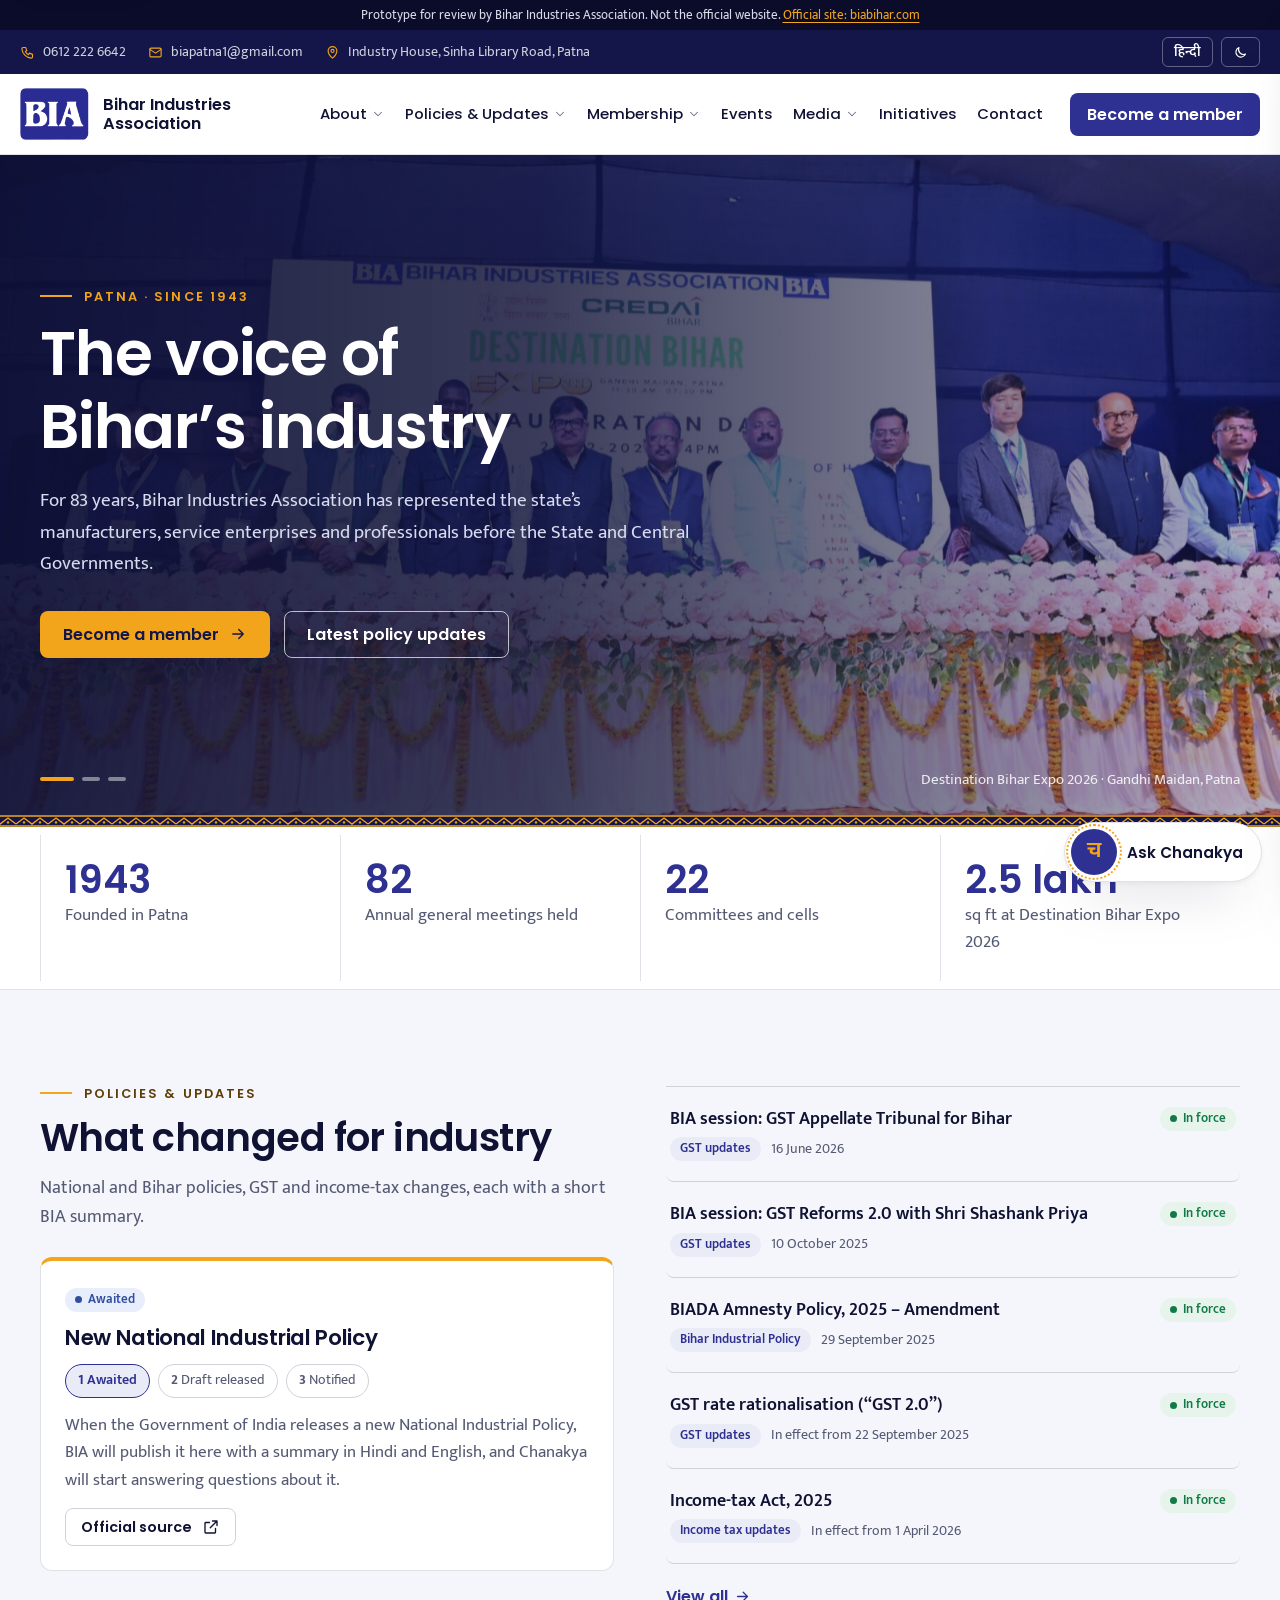
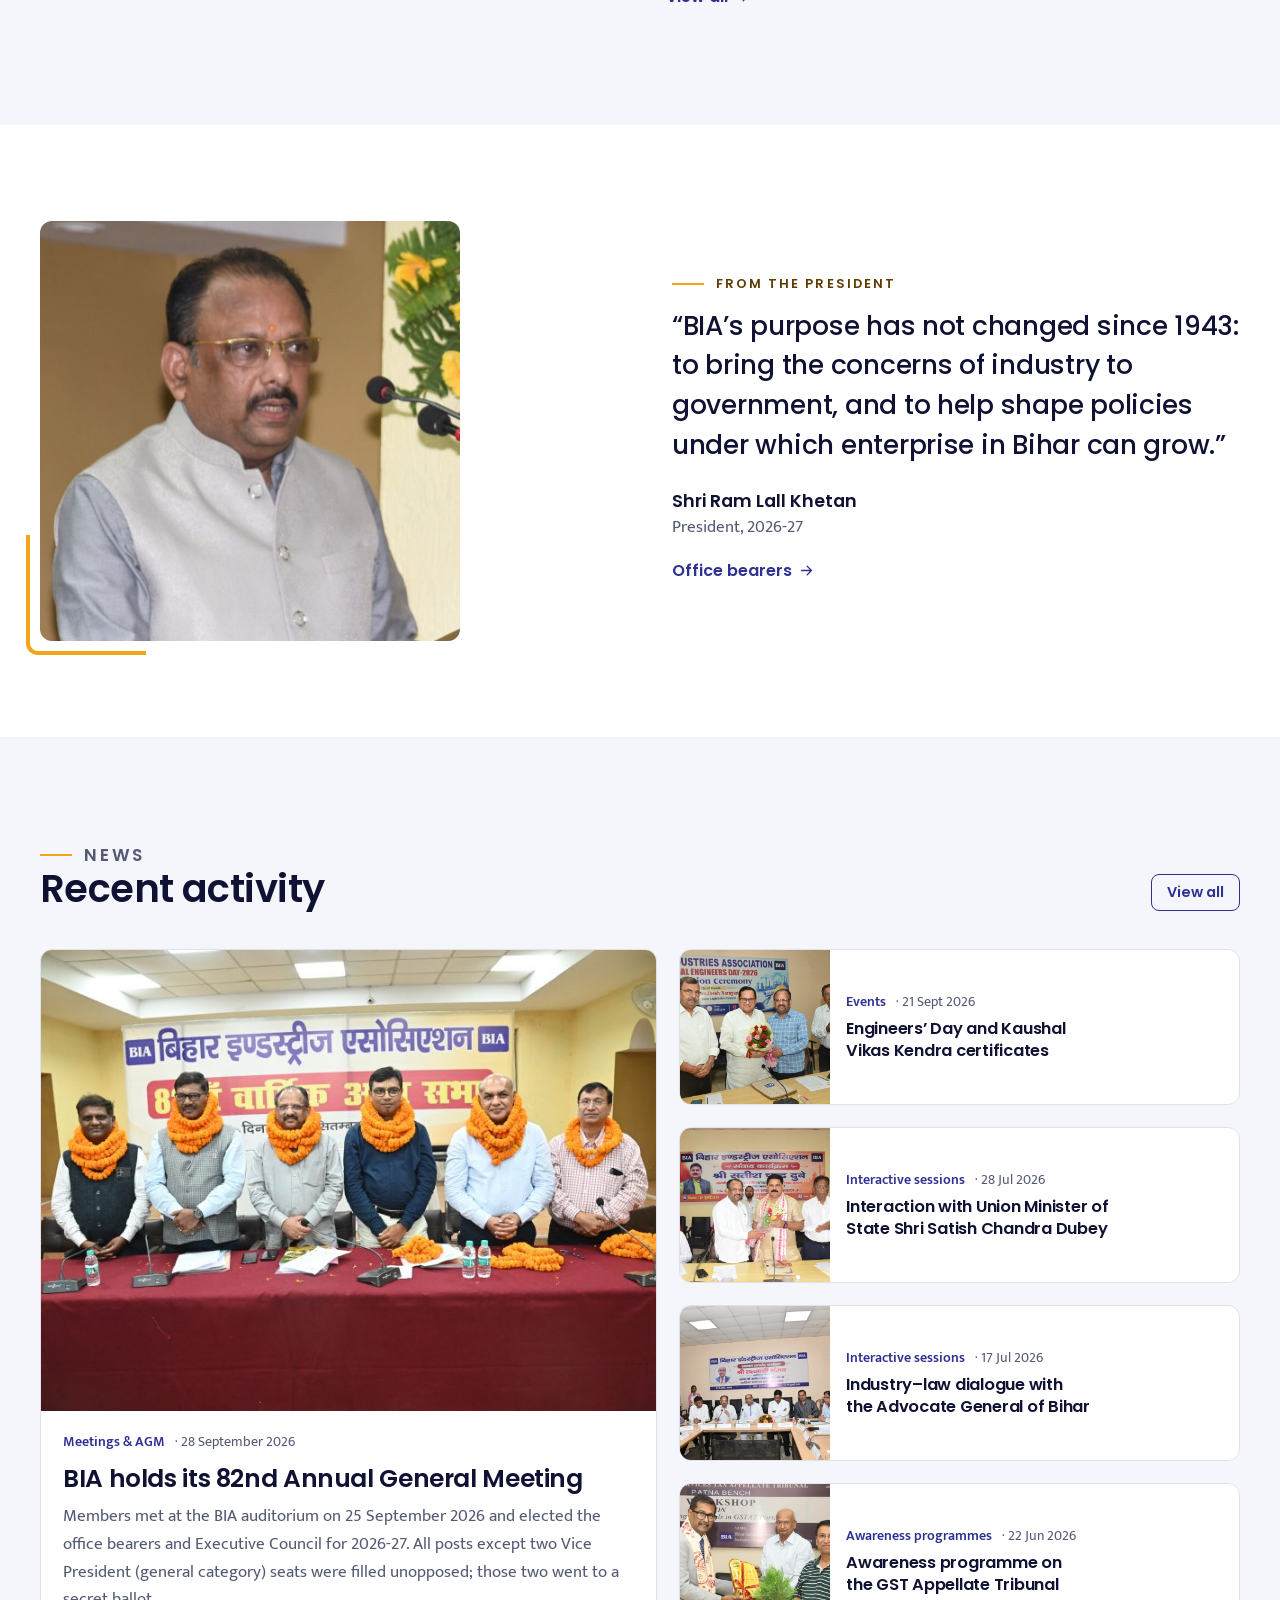
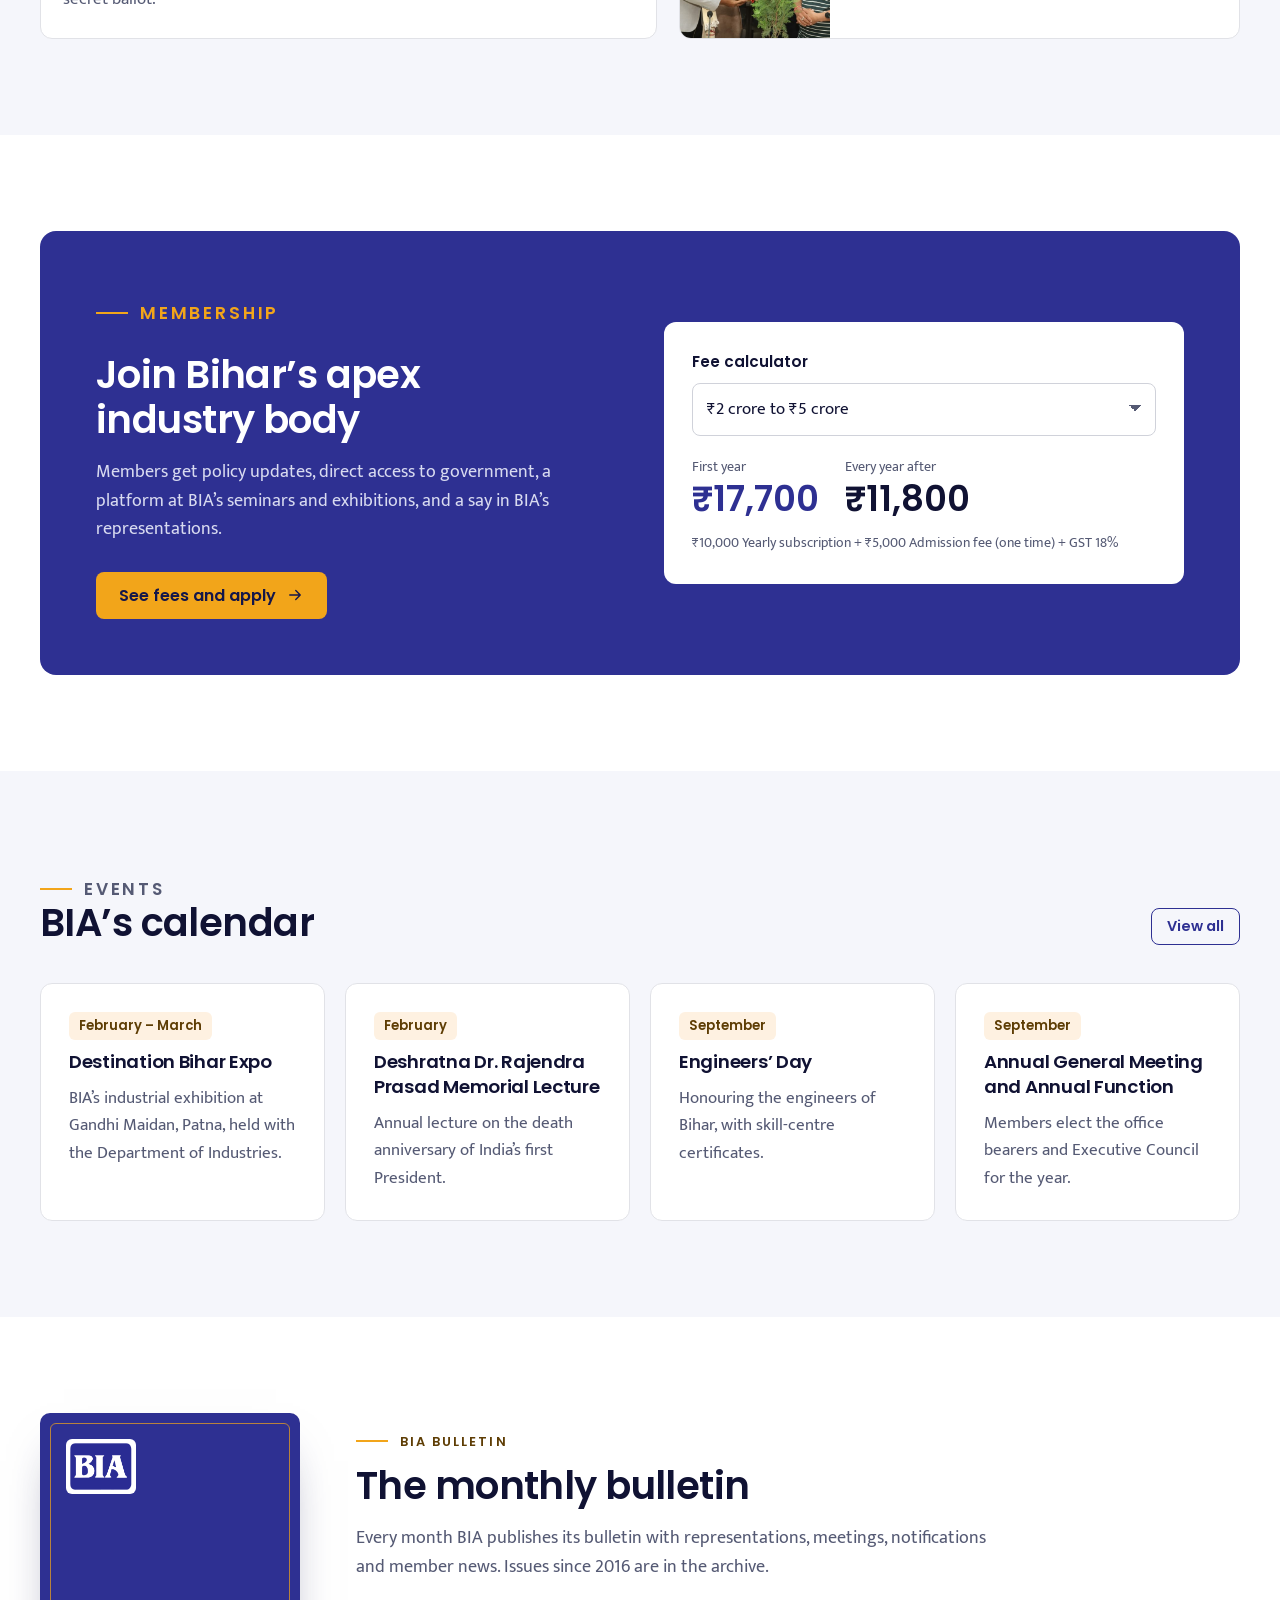
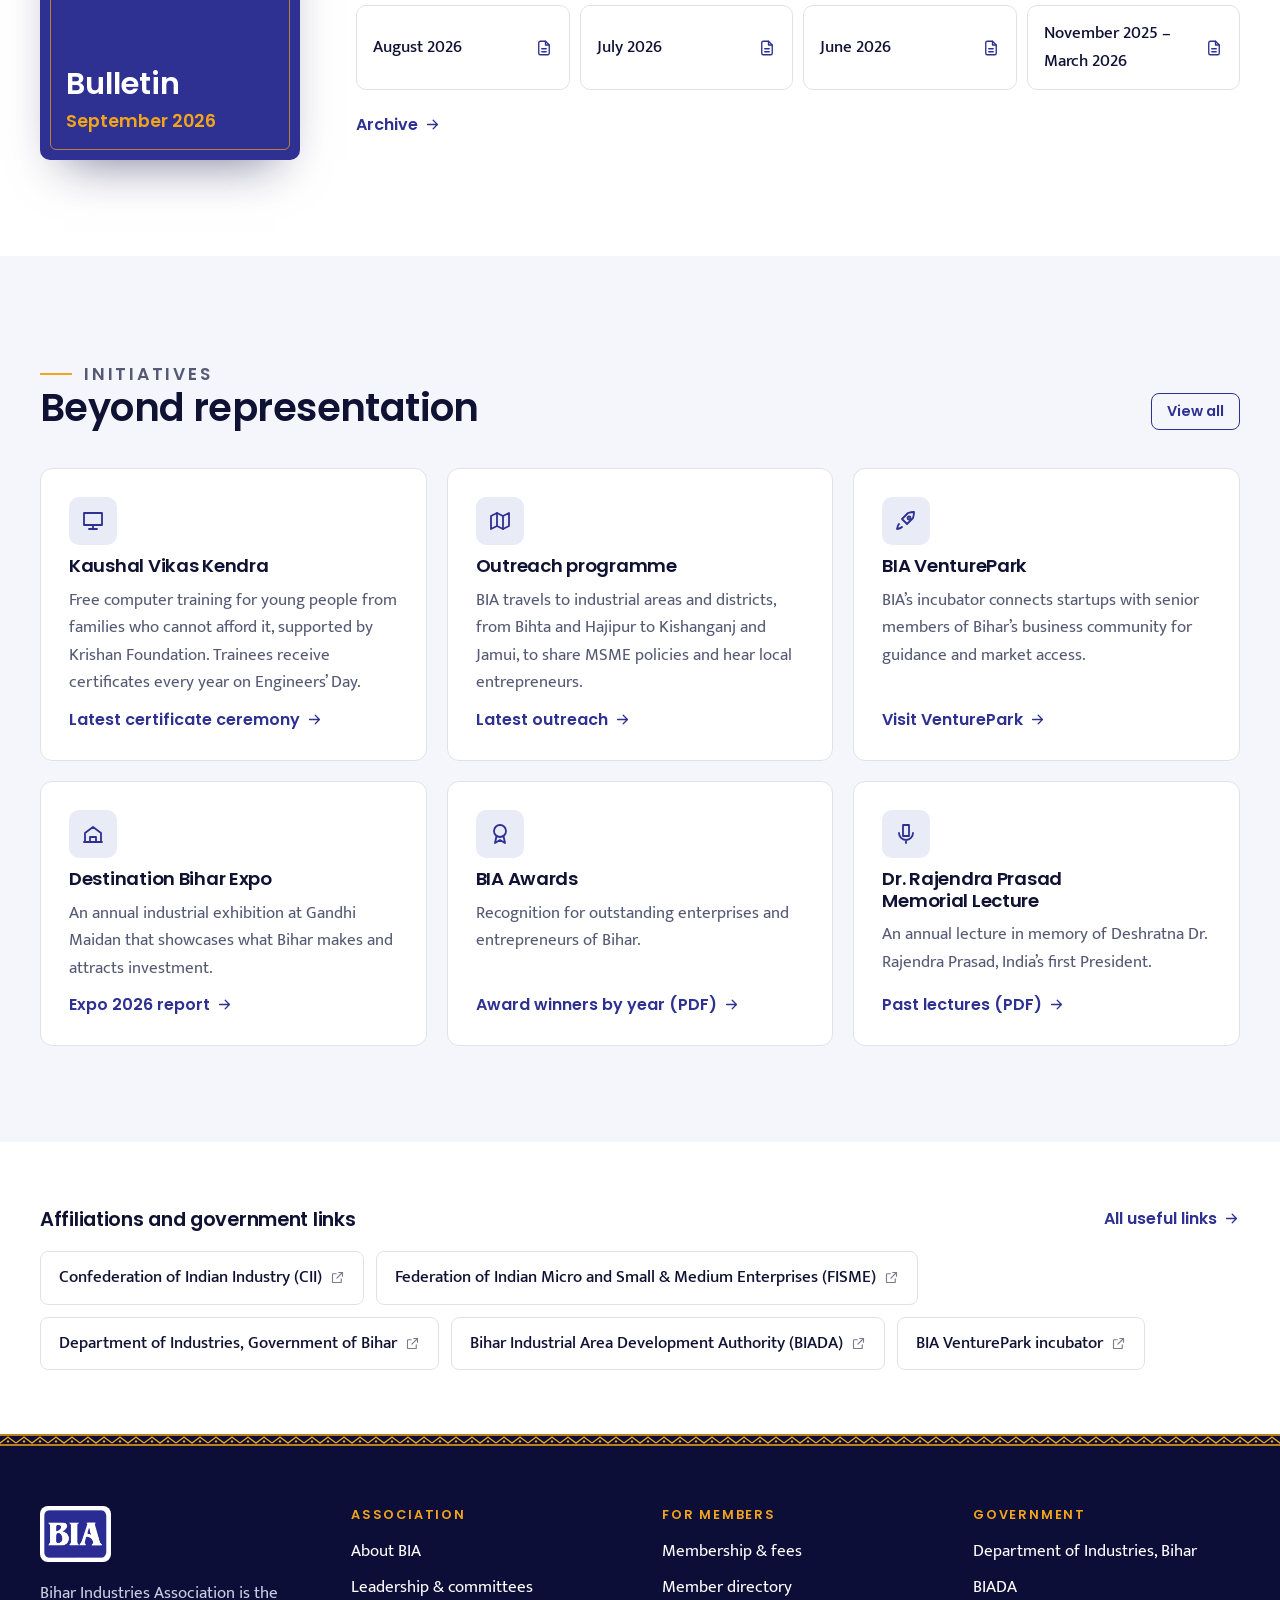
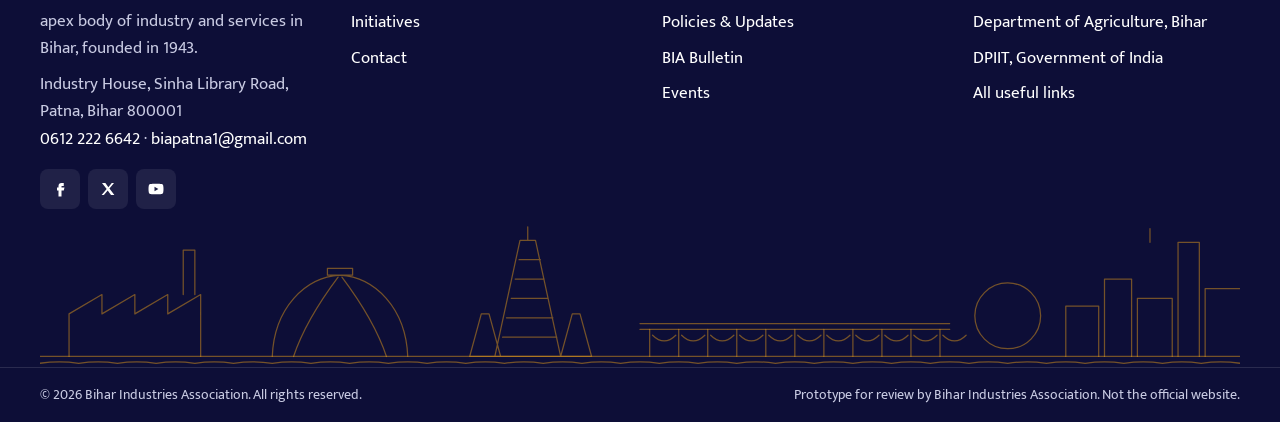
<file: index.html>
<!doctype html>
<html lang="en" data-mode="light">
<head>
<meta charset="utf-8">
<meta name="viewport" content="width=device-width, initial-scale=1, viewport-fit=cover">
<title>Bihar Industries Association</title>
<meta name="description" content="Bihar Industries Association (BIA), founded in 1943, is the apex body of industry and services in Bihar.">
<meta name="robots" content="noindex, nofollow">
<meta name="theme-color" content="#14164A">
<link rel="icon" type="image/png" href="bia-logo.png">
<link rel="apple-touch-icon" href="bia-logo.png">
<link rel="preconnect" href="https://fonts.googleapis.com">
<link rel="preconnect" href="https://fonts.gstatic.com" crossorigin>
<link id="fontlink" rel="stylesheet" href="https://fonts.googleapis.com/css2?family=Poppins:wght@400;500;600;700&family=Mukta:wght@300;400;500;600;700&display=swap">
<link rel="preload" as="image" href="img/hero-expo-stage.jpg" fetchpriority="high">
<link rel="stylesheet" href="site.css?v=20261030141846">
<script>
  // Apply saved language and light/dark mode before first paint (no flash).
  (function () {
    try {
      var m = localStorage.getItem('bia.mode'), l = localStorage.getItem('bia.lang');
      if (!m) m = matchMedia('(prefers-color-scheme: dark)').matches ? 'dark' : 'light';
      document.documentElement.dataset.mode = m;
      if (l) document.documentElement.lang = l;
    } catch (e) {}
  })();
</script>
</head>
<body>
<a class="skip" id="skip" href="#main">Skip to content</a>
<div class="proto" id="proto">Prototype for review by Bihar Industries Association. Not the official website.</div>
<div class="draftbar" id="draftbar" hidden></div>
<div class="util" id="util"></div>
<header class="hdr" id="hdr"></header>
<div class="drawer" id="drawer"></div>
<main id="main" tabindex="-1"><div class="boot"><span></span></div></main>
<footer class="ftr" id="ftr"></footer>
<button class="icon-btn to-top" id="toTop" type="button" aria-label="Back to top"><svg viewBox="0 0 24 24" fill="none" stroke="currentColor" stroke-width="1.8" stroke-linecap="round" stroke-linejoin="round"><path d="m6 15 6-6 6 6"/></svg></button>
<script src="common.js?v=20261030141846"></script>
<script src="bot.js?v=20261030141846"></script>
<script src="site.js?v=20261030141846"></script>
</body>
</html>
</file>
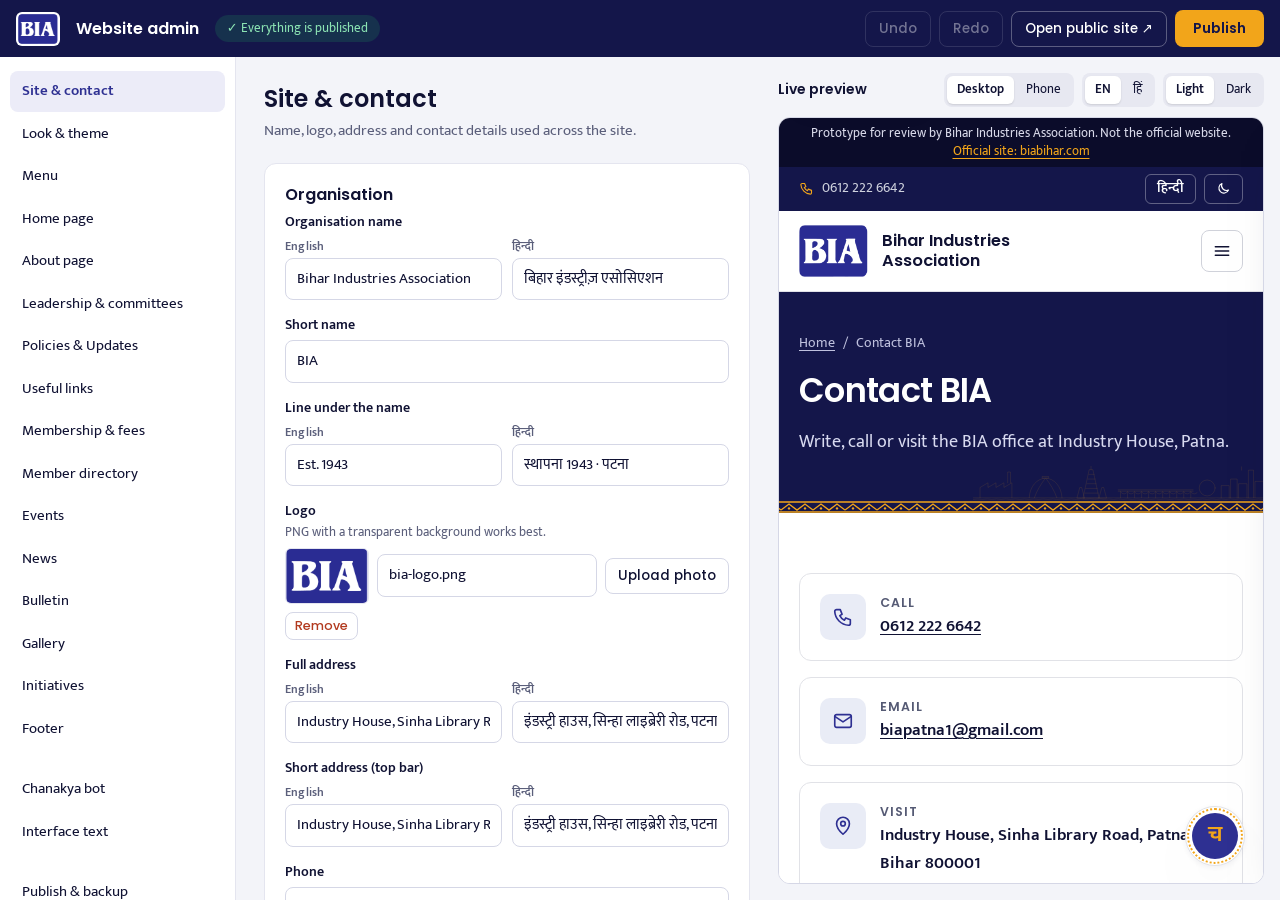
<file: admin.html>
<!doctype html>
<html lang="en">
<head>
<meta charset="utf-8">
<meta name="viewport" content="width=device-width, initial-scale=1, viewport-fit=cover">
<title>BIA Website Admin</title>
<meta name="robots" content="noindex, nofollow">
<meta name="theme-color" content="#14164A">
<link rel="icon" type="image/png" href="bia-logo.png">
<link rel="preconnect" href="https://fonts.googleapis.com">
<link rel="preconnect" href="https://fonts.gstatic.com" crossorigin>
<link rel="stylesheet" href="https://fonts.googleapis.com/css2?family=Poppins:wght@500;600&family=Mukta:wght@400;500;600&display=swap">
<link rel="stylesheet" href="admin.css?v=20261030141846">
</head>
<body>
<header class="top">
  <img src="bia-logo.png" alt="BIA" class="logo">
  <span class="ttl">Website admin</span>
  <span class="pill" id="status">Loading…</span>
  <div class="acts">
    <button type="button" class="tb" id="undoBtn" disabled>Undo</button>
    <button type="button" class="tb" id="redoBtn" disabled>Redo</button>
    <button type="button" class="tb hide-wide" id="previewToggle">Preview</button>
    <a class="tb" href="./" target="_blank" rel="noopener">Open public site ↗</a>
    <button type="button" class="pub" id="publishBtn">Publish</button>
  </div>
</header>
<div class="layout">
  <nav class="side" id="side" aria-label="Sections"></nav>
  <main class="editor" id="editor" tabindex="-1"><p class="muted">Loading the site content…</p></main>
  <aside class="preview" id="preview" aria-label="Live preview">
    <div class="pv-bar">
      <b>Live preview</b>
      <div class="seg" id="pvDevice"><button type="button" data-dev="desk" aria-pressed="true">Desktop</button><button type="button" data-dev="phone" aria-pressed="false">Phone</button></div>
      <div class="seg" id="pvLang"><button type="button" data-lang="en" aria-pressed="true">EN</button><button type="button" data-lang="hi" aria-pressed="false">हिं</button></div>
      <div class="seg" id="pvMode"><button type="button" data-mode="light" aria-pressed="true">Light</button><button type="button" data-mode="dark" aria-pressed="false">Dark</button></div>
    </div>
    <div class="pv-frame" id="pvFrame"><iframe id="pv" title="Live preview of the public site" src="index.html?preview=1#/"></iframe></div>
  </aside>
</div>
<div class="toast" id="toast" role="status" aria-live="polite"></div>
<script src="common.js?v=20261030141846"></script>
<script src="bot.js?v=20261030141846"></script>
<script src="members-read.js?v=20261030141846"></script>
<script src="admin.js?v=20261030141846"></script>
</body>
</html>
</file>
<file: site.css>
/* Bihar Industries Association — public site styles (design approved in Claude Design, 27 Oct 2026).
   Colours and fonts come from content.json (theme) and are injected as CSS variables by site.js.
   Look: BIA logo blue + white, navy bands, marigold accent, Poppins headings + Mukta text,
   a thin Madhubani "kachni" border and a fine line drawing of Patna as the Bihar touches. */

:root {
  --brand: #2E3092; --accent: #F2A51A; --navy: #14164A; --bg: #ffffff; --surface: #ffffff; --text: #101233;
  --font-display: "Poppins", "Mukta", system-ui, sans-serif;
  --font-body: "Mukta", "Noto Sans Devanagari", system-ui, -apple-system, "Segoe UI", sans-serif;
  --radius: 12px;
  --navy-2: color-mix(in oklab, var(--navy) 82%, #000);
  --muted: color-mix(in oklab, var(--text) 66%, var(--bg));
  --line: color-mix(in oklab, var(--text) 11%, var(--bg));
  --line-2: color-mix(in oklab, var(--text) 17%, var(--bg));
  --soft: color-mix(in oklab, var(--brand) 4%, var(--bg));
  --tint: color-mix(in oklab, var(--brand) 9%, var(--surface));
  --link: var(--brand);
  --accent-ink: color-mix(in oklab, var(--accent) 50%, #000);
  --accent-soft: color-mix(in oklab, var(--accent) 16%, var(--surface));
  --on-dark: #ffffff;
  --on-dark-2: color-mix(in oklab, #fff 82%, var(--navy));
  --shadow: 0 1px 2px rgb(14 16 53 / .05), 0 10px 28px -16px rgb(14 16 53 / .28);
  --shadow-lg: 0 2px 6px rgb(14 16 53 / .06), 0 26px 52px -26px rgb(14 16 53 / .5);
  --ease: cubic-bezier(.2, .7, .2, 1);
  --gutter: max(20px, env(safe-area-inset-left, 0px));
  --gutter-r: max(20px, env(safe-area-inset-right, 0px));
  --kachni: url("data:image/svg+xml,%3Csvg xmlns='http://www.w3.org/2000/svg' viewBox='0 0 32 12'%3E%3Cpath d='M0 .2h32v1.6H0zM0 10.2h32v1.6H0z'/%3E%3Cpath d='M0 9 8 3l8 6 8-6 8 6' fill='none' stroke='%23000' stroke-width='1.4'/%3E%3Ccircle cx='8' cy='7.4' r='1.2'/%3E%3Ccircle cx='24' cy='7.4' r='1.2'/%3E%3C/svg%3E");
  color-scheme: light;
}
:root[data-mode="dark"] {
  --soft: color-mix(in oklab, var(--text) 4%, var(--bg));
  --tint: color-mix(in oklab, var(--brand) 30%, var(--surface));
  --line: color-mix(in oklab, var(--text) 14%, var(--bg));
  --line-2: color-mix(in oklab, var(--text) 20%, var(--bg));
  --link: color-mix(in oklab, var(--text) 62%, var(--brand) 38%);
  --accent-ink: var(--accent);
  --accent-soft: color-mix(in oklab, var(--accent) 16%, var(--surface));
  --navy-2: color-mix(in oklab, var(--navy) 70%, #000);
  --shadow: 0 1px 2px rgb(0 0 0 / .3), 0 12px 30px -16px rgb(0 0 0 / .7);
  --shadow-lg: 0 2px 6px rgb(0 0 0 / .35), 0 28px 56px -26px rgb(0 0 0 / .8);
  color-scheme: dark;
}

*, *::before, *::after { box-sizing: border-box; }
[hidden] { display: none !important; }
html { -webkit-text-size-adjust: 100%; scroll-padding-top: 96px; }
@media (prefers-reduced-motion: no-preference) { html { scroll-behavior: smooth; } }
body { margin: 0; background: var(--bg); color: var(--text); font: 400 1.0625rem/1.62 var(--font-body); -webkit-font-smoothing: antialiased; overflow-x: hidden; }
html[lang="hi"] body { font-size: 1.1rem; line-height: 1.78; }
img { max-width: 100%; display: block; }
a { color: var(--link); text-decoration-thickness: 1px; text-underline-offset: 3px; }
button, input, select, textarea { font: inherit; color: inherit; }
:focus-visible { outline: 2.5px solid var(--accent); outline-offset: 2px; border-radius: 4px; }
h1, h2, h3, h4 { font-family: var(--font-display); font-weight: 600; line-height: 1.18; margin: 0; letter-spacing: -.015em; text-wrap: balance; }
html[lang="hi"] h1, html[lang="hi"] h2, html[lang="hi"] h3, html[lang="hi"] h4 { line-height: 1.38; letter-spacing: 0; }
h1 { font-size: clamp(2.3rem, 5vw, 3.85rem); letter-spacing: -.02em; }
h2 { font-size: clamp(1.75rem, 3vw, 2.5rem); }
h3 { font-size: 1.22rem; }
p { margin: 0 0 1em; }
.sr { position: absolute; width: 1px; height: 1px; overflow: hidden; clip: rect(0 0 0 0); white-space: nowrap; }
.wrap { max-width: 1240px; margin: 0 auto; padding-left: var(--gutter); padding-right: var(--gutter-r); }
.narrow { max-width: 860px; }
.muted { color: var(--muted); }
.num { font-variant-numeric: tabular-nums; }
.skip { position: fixed; left: 12px; top: -60px; z-index: 100; background: var(--surface); padding: 10px 16px; border-radius: 8px; box-shadow: var(--shadow); transition: top .2s; }
.skip:focus { top: 12px; }

/* ------------------------------------------------------------------ Bihar touches */
.kband { position: relative; height: 12px; background: var(--kband-bg, var(--navy)); }
.kband::after { content: ""; position: absolute; inset: 0; background: var(--accent); -webkit-mask: var(--kachni) repeat-x center / 32px 12px; mask: var(--kachni) repeat-x center / 32px 12px; }
.lineart { color: color-mix(in oklab, var(--accent) 60%, transparent); }
.lineart path, .lineart circle { fill: none; stroke: currentColor; stroke-width: 1.3; stroke-linecap: round; stroke-linejoin: round; }
.eyebrow { display: flex; align-items: center; gap: 12px; margin: 0 0 14px; font: 600 .8rem/1.2 var(--font-display); letter-spacing: .16em; text-transform: uppercase; color: var(--accent-ink); }
.eyebrow::before { content: ""; width: 32px; height: 2px; background: var(--accent); flex: none; }
html[lang="hi"] .eyebrow { letter-spacing: .02em; font-size: .95rem; }
.on-dark .eyebrow { color: var(--accent); }

/* ------------------------------------------------------------------ prototype, draft, utility bars */
.proto { background: #0B0C2A; color: #D9DAEA; font-size: .82rem; text-align: center; padding: 6px var(--gutter); line-height: 1.4; }
.proto a { color: #F2A51A; }
.draftbar { position: sticky; top: 0; z-index: 60; background: var(--accent); color: #14164A; display: flex; gap: 12px; justify-content: center; align-items: center; flex-wrap: wrap; padding: 8px var(--gutter); font-size: .92rem; font-weight: 500; }
.draftbar button { border: 1.5px solid currentColor; background: transparent; border-radius: 6px; padding: 3px 12px; cursor: pointer; font-weight: 600; }
.util { background: var(--navy); color: var(--on-dark-2); font-size: .88rem; }
.util .wrap { display: flex; flex-wrap: wrap; gap: 6px 22px; align-items: center; justify-content: space-between; padding-top: 7px; padding-bottom: 7px; }
.util .info { display: flex; flex-wrap: wrap; gap: 6px 22px; align-items: center; }
.util .info a, .util .info span { display: inline-flex; gap: 8px; align-items: center; color: inherit; text-decoration: none; }
.util .info svg { width: 15px; height: 15px; color: var(--accent); }
.util .tg { display: flex; gap: 8px; }
.util button { display: inline-grid; place-items: center; height: 30px; min-width: 30px; padding: 0 11px; border-radius: 6px; border: 1px solid rgb(255 255 255 / .32); background: transparent; color: #fff; cursor: pointer; font-weight: 600; font-size: .88rem; transition: background .2s; }
.util button:hover { background: rgb(255 255 255 / .1); }
.util button svg { width: 15px; height: 15px; }
@media (max-width: 760px) { .util .info .hide-sm { display: none; } }

/* ------------------------------------------------------------------ header */
.hdr { position: sticky; top: 0; z-index: 50; background: color-mix(in oklab, var(--surface) 94%, transparent); -webkit-backdrop-filter: saturate(1.4) blur(12px); backdrop-filter: saturate(1.4) blur(12px); border-bottom: 1px solid var(--line); transition: box-shadow .3s; }
.hdr.scrolled { box-shadow: 0 8px 24px -20px rgb(0 0 0 / .45); }
.hdr .wrap, .util .wrap { max-width: 1400px; }
.hdr-in { display: flex; align-items: center; gap: 24px; min-height: 80px; }
.brand { display: flex; align-items: center; gap: 14px; text-decoration: none; color: var(--text); flex: none; min-width: 0; }
.tools { flex: none; }
.nav ul { flex-wrap: nowrap; }
.brand img { height: 52px; width: auto; }
:root[data-mode="dark"] .brand img { background: #fff; border-radius: 8px; padding: 3px; }
.brand-txt { display: flex; flex-direction: column; line-height: 1.25; min-width: 0; }
.brand-txt b { font: 600 1.1rem/1.25 var(--font-display); white-space: nowrap; }
.brand-txt small { font-size: .86rem; color: var(--muted); white-space: nowrap; }
.nav { margin-left: auto; }
.nav > ul { display: flex; gap: 2px; list-style: none; margin: 0; padding: 0; align-items: center; }
.nav li { position: relative; }
.nav .top { display: flex; align-items: center; gap: 4px; padding: 10px 11px; border: 0; background: none; cursor: pointer; color: var(--text); text-decoration: none; font: 500 .95rem/1.2 var(--font-display); white-space: nowrap; border-radius: 6px; transition: color .2s; }
.nav .top:hover, .nav li:focus-within > .top { color: var(--link); }
.nav .top[aria-current="page"] { color: var(--link); font-weight: 600; box-shadow: inset 0 -2px 0 var(--accent); border-radius: 0; }
.nav .top svg { width: 14px; height: 14px; opacity: .6; transition: transform .25s var(--ease); }
.nav li:hover > .top svg, .nav li:focus-within > .top svg { transform: rotate(180deg); }
.sub { position: absolute; left: 0; top: calc(100% + 8px); min-width: 250px; padding: 8px; list-style: none; margin: 0; background: var(--surface); border: 1px solid var(--line); border-radius: 10px; box-shadow: var(--shadow-lg); opacity: 0; visibility: hidden; transform: translateY(-6px); transition: opacity .18s, transform .22s var(--ease), visibility .18s; }
.sub::before { content: ""; position: absolute; inset: -10px 0 auto; height: 10px; }
.nav li:hover > .sub, .nav li:focus-within > .sub { opacity: 1; visibility: visible; transform: none; }
.sub a { display: block; padding: 10px 12px; border-radius: 6px; color: var(--text); text-decoration: none; }
.sub a:hover, .sub a[aria-current="page"] { background: var(--soft); color: var(--link); }
.tools { display: flex; align-items: center; gap: 8px; }
.icon-btn { display: inline-grid; place-items: center; width: 42px; height: 42px; border-radius: 8px; border: 1px solid var(--line-2); background: var(--surface); color: var(--text); cursor: pointer; transition: background .2s, transform .15s; }
.icon-btn:hover { background: var(--soft); }
.icon-btn:active { transform: scale(.95); }
.icon-btn svg { width: 20px; height: 20px; }
.burger { display: none; }
/* Medium screens: the name wraps to two lines and the menu tightens so nothing touches. */
@media (max-width: 1460px) {
  .brand-txt b { white-space: normal; max-width: 9.5em; line-height: 1.2; font-size: 1.02rem; }
  .brand-txt small { display: none; }
  .nav .top { padding: 10px 9px; font-size: .93rem; }
  .tools .cta { padding: 11px 16px; }
  .hdr-in { gap: 18px; }
}
@media (max-width: 1180px) { .nav, .tools .cta { display: none; } .burger { display: inline-grid; } .tools { margin-left: auto; } }
/* Safety net set by site.js when the menu still would not fit (longer labels, Hindi, items added in the admin). */
.hdr.tight .nav, .hdr.tight .tools .cta { display: none; }
.hdr.tight .burger { display: inline-grid; }
.hdr.tight .tools { margin-left: auto; }
@media (max-width: 480px) { .hdr-in { gap: 12px; min-height: 70px; } .brand { gap: 10px; } .brand-txt small { display: none; } .brand img { height: 42px; } .brand-txt b { font-size: .98rem; line-height: 1.25; white-space: normal; } }

.drawer { position: fixed; inset: 0; z-index: 80; pointer-events: none; }
.drawer .scrim { position: absolute; inset: 0; background: rgb(8 9 30 / .5); opacity: 0; transition: opacity .3s; }
.drawer .panel { position: absolute; top: 0; right: 0; bottom: 0; width: min(380px, 88vw); background: var(--surface); box-shadow: var(--shadow-lg); transform: translateX(104%); transition: transform .38s var(--ease); display: flex; flex-direction: column; padding: calc(env(safe-area-inset-top, 0px) + 14px) max(20px, env(safe-area-inset-right, 0px)) calc(env(safe-area-inset-bottom, 0px) + 20px) 20px; overflow-y: auto; }
.drawer.open { pointer-events: auto; }
.drawer.open .scrim { opacity: 1; }
.drawer.open .panel { transform: none; }
.drawer-hd { display: flex; justify-content: space-between; align-items: center; margin-bottom: 10px; }
.drawer-hd img { height: 42px; }
.drawer nav a { display: block; padding: 12px 4px; border-bottom: 1px solid var(--line); color: var(--text); text-decoration: none; font: 500 1.02rem var(--font-display); }
.drawer nav a.child { padding-left: 20px; font: 400 1rem var(--font-body); color: var(--muted); }
.drawer nav a[aria-current="page"] { color: var(--link); }
.drawer .btn { margin-top: 18px; justify-content: center; }

/* ------------------------------------------------------------------ buttons, chips */
.btn { display: inline-flex; align-items: center; gap: 10px; padding: 13px 22px; border-radius: 8px; border: 1.5px solid transparent; font: 600 1rem/1.2 var(--font-display); text-decoration: none; cursor: pointer; white-space: nowrap; transition: transform .18s var(--ease), background .2s, color .2s, border-color .2s, box-shadow .2s; }
html[lang="hi"] .btn { font-size: 1.04rem; line-height: 1.35; }
.btn svg { width: 18px; height: 18px; transition: transform .25s var(--ease); }
.btn:hover svg.arrow { transform: translateX(3px); }
.btn:active { transform: scale(.98); }
.btn-accent { background: var(--accent); color: #14164A; }
.btn-accent:hover { background: color-mix(in oklab, var(--accent) 88%, #fff); }
.btn-brand { background: var(--brand); color: #fff; }
.btn-brand:hover { background: color-mix(in oklab, var(--brand) 86%, #000); }
:root[data-mode="dark"] .btn-brand { background: var(--accent); color: #14164A; }
.btn-ghost { border-color: rgb(255 255 255 / .7); color: #fff; background: transparent; }
.btn-ghost:hover { background: rgb(255 255 255 / .1); }
.btn-line { border-color: var(--link); color: var(--link); background: transparent; }
.btn-line:hover { background: var(--tint); }
.btn-quiet { border-color: var(--line-2); color: var(--text); background: var(--surface); }
.btn-quiet:hover { border-color: var(--link); color: var(--link); }
.btn.sm { padding: 9px 15px; font-size: .9rem; }
.link-arrow { display: inline-flex; align-items: center; gap: 6px; font: 600 1rem var(--font-display); text-decoration: none; }
.link-arrow svg { width: 17px; height: 17px; transition: transform .25s var(--ease); }
.link-arrow:hover svg { transform: translateX(3px); }
.chip { display: inline-flex; align-items: center; gap: 6px; padding: 3px 10px; border-radius: 999px; font-size: .8rem; font-weight: 600; background: var(--soft); color: var(--muted); white-space: nowrap; line-height: 1.4; }
.chip.brand { background: var(--tint); color: var(--link); }
.status { display: inline-flex; align-items: center; gap: 6px; font-size: .8rem; font-weight: 600; padding: 3px 10px; border-radius: 999px; line-height: 1.4; white-space: nowrap; }
.status::before { content: ""; width: 7px; height: 7px; border-radius: 50%; background: currentColor; }
.s-current, .s-notified { color: #137A47; background: #E6F4EC; }
.s-amended { color: #8A5A00; background: #FDF1DA; }
.s-superseded { color: #A3301A; background: #FBE9E5; }
.s-draft, .s-awaited { color: #2F4EA0; background: #E8EEFB; }
:root[data-mode="dark"] .s-current, :root[data-mode="dark"] .s-notified { color: #6FE0A3; background: #12321F; }
:root[data-mode="dark"] .s-amended { color: #F6C868; background: #3A2C10; }
:root[data-mode="dark"] .s-superseded { color: #FF9E8A; background: #3D1A1A; }
:root[data-mode="dark"] .s-draft, :root[data-mode="dark"] .s-awaited { color: #A8BEFF; background: #1C2550; }
.new-badge { font: 700 .7rem/1 var(--font-display); letter-spacing: .06em; text-transform: uppercase; padding: 5px 8px; border-radius: 4px; background: #B23A1F; color: #fff; }

/* ------------------------------------------------------------------ sections */
.section { padding-block: clamp(60px, 8vw, 96px); }
.section.tint { background: var(--soft); }
.sec-head { display: flex; align-items: flex-end; justify-content: space-between; gap: 16px 24px; flex-wrap: wrap; margin-bottom: clamp(26px, 3.5vw, 38px); }
.sec-head h2 { max-width: 24ch; }
.sec-head p { max-width: 60ch; color: var(--muted); margin: 12px 0 0; font-size: 1.08rem; }
@keyframes rise { from { opacity: 0; transform: translateY(12px); } }
@keyframes fade { from { opacity: 0; } }

/* ------------------------------------------------------------------ hero slideshow */
.hero { position: relative; min-height: clamp(520px, 74vh, 660px); display: flex; overflow: hidden; background: var(--navy-2); color: #fff; isolation: isolate; }
.hero > .wrap.hero-in { width: 100%; }
.slides, .slide { position: absolute; inset: 0; }
.slide { opacity: 0; transition: opacity 1.2s ease; }
.slide.on { opacity: 1; }
.slide img { width: 100%; height: 100%; object-fit: cover; }
@media (prefers-reduced-motion: no-preference) { .motion .slide.on img { animation: kenburns 9s ease-out both; } }
@keyframes kenburns { from { transform: scale(1.06); } }
.hero::after { content: ""; position: absolute; inset: 0; z-index: 0; background: linear-gradient(90deg, rgb(14 16 53 / .95) 0%, rgb(14 16 53 / .82) 42%, rgb(14 16 53 / .3) 100%); }
:root[data-mode="dark"] .hero::after { background: linear-gradient(90deg, rgb(7 8 27 / .96) 0%, rgb(7 8 27 / .84) 45%, rgb(7 8 27 / .38) 100%); }
@media (max-width: 760px) { .hero::after { background: linear-gradient(180deg, rgb(14 16 53 / .55) 0%, rgb(14 16 53 / .9) 55%, rgb(14 16 53 / .96) 100%); } }
.hero-in { position: relative; z-index: 1; display: flex; flex-direction: column; justify-content: center; padding-top: 72px; padding-bottom: 96px; }
@media (max-width: 640px) { .hero-in { justify-content: flex-end; padding-top: 120px; padding-bottom: 100px; } .hero .lede { margin: 16px 0 24px; } .hero-cta .btn { flex: 1 1 auto; justify-content: center; } }
.hero h1 { max-width: 13em; color: #fff; }
.hero .lede { max-width: 34em; font-size: clamp(1.08rem, 1.5vw, 1.25rem); color: #D8DAF0; margin: 22px 0 32px; }
.hero-cta { display: flex; flex-wrap: wrap; gap: 14px; }
@media (prefers-reduced-motion: no-preference) { .motion .hero-in > * { animation: rise .8s var(--ease) both; } .motion .hero-in > *:nth-child(2) { animation-delay: .06s; } .motion .hero-in > *:nth-child(3) { animation-delay: .12s; } .motion .hero-in > *:nth-child(4) { animation-delay: .18s; } }
.hero-foot { position: absolute; left: 0; right: 0; bottom: 24px; z-index: 1; }
.hero-foot .wrap { display: flex; flex-wrap: wrap; gap: 12px; justify-content: space-between; align-items: center; }
.dots { display: flex; gap: 8px; }
.dots button { width: 18px; height: 4px; border-radius: 2px; border: 0; padding: 0; background: rgb(255 255 255 / .45); cursor: pointer; transition: width .35s var(--ease), background .3s; position: relative; }
.dots button::before { content: ""; position: absolute; inset: -12px -2px; }
.dots button[aria-current="true"] { width: 34px; background: var(--accent); }
.caption { font-size: .92rem; color: rgb(255 255 255 / .85); }
@media (max-width: 640px) { .caption { padding-right: 76px; font-size: .85rem; } }

/* stats */
.stats { border-bottom: 1px solid var(--line); background: var(--surface); }
.stats-in { display: grid; grid-template-columns: repeat(auto-fit, minmax(210px, 1fr)); padding-block: 8px; }
.stat { padding: 24px; border-left: 1px solid var(--line); }
.stat b { display: block; font: 600 clamp(1.9rem, 3vw, 2.5rem)/1.1 var(--font-display); color: var(--link); font-variant-numeric: tabular-nums; }
:root[data-mode="dark"] .stat b { color: var(--accent); }
.stat span { color: var(--muted); }
@media (max-width: 640px) { .stats-in { grid-template-columns: repeat(2, minmax(0, 1fr)); } .stat { padding: 18px 14px; } .stat:nth-child(odd) { border-left: 0; padding-left: 0; } .stat:nth-child(n+3) { border-top: 1px solid var(--line); } .stat span { font-size: .92rem; line-height: 1.35; display: block; } }

/* ------------------------------------------------------------------ cards, grids */
.grid { display: grid; gap: clamp(16px, 2vw, 24px); }
.g2 { grid-template-columns: repeat(2, minmax(0, 1fr)); }
.g3 { grid-template-columns: repeat(3, minmax(0, 1fr)); }
@media (max-width: 980px) { .g3 { grid-template-columns: repeat(2, minmax(0, 1fr)); } }
@media (max-width: 680px) { .g2, .g3 { grid-template-columns: minmax(0, 1fr); } }
.card { background: var(--surface); border: 1px solid var(--line); border-radius: var(--radius); padding: clamp(20px, 2.4vw, 28px); min-width: 0; }
.card.lift { transition: transform .3s var(--ease), box-shadow .3s, border-color .3s; }
.card.lift:hover { transform: translateY(-3px); box-shadow: var(--shadow-lg); border-color: color-mix(in oklab, var(--link) 25%, var(--line)); }
.ph { position: relative; overflow: hidden; background: var(--tint); }
.ph img { width: 100%; height: 100%; object-fit: cover; opacity: 0; transition: opacity .45s ease, transform .6s var(--ease); }
.ph img.ok { opacity: 1; }

/* news */
.news-home { display: grid; grid-template-columns: minmax(0, 1.1fr) minmax(0, 1fr); gap: 22px; }
.news-big { grid-row: span 4; }
@media (max-width: 900px) { .news-home { grid-template-columns: minmax(0, 1fr); } .news-big { grid-row: auto; } }
.news-card { display: flex; flex-direction: column; background: var(--surface); border: 1px solid var(--line); border-radius: var(--radius); overflow: hidden; text-decoration: none; color: var(--text); transition: transform .3s var(--ease), box-shadow .3s; min-width: 0; }
.news-card:hover { transform: translateY(-3px); box-shadow: var(--shadow-lg); }
.news-card:hover .ph img { transform: scale(1.03); }
.news-card .ph { aspect-ratio: 3 / 2; }
.news-big .ph { aspect-ratio: 4 / 3; }
.news-card .body { padding: 20px 22px 24px; display: flex; flex-direction: column; gap: 8px; flex: 1; }
.news-card h3 { font-size: 1.12rem; line-height: 1.35; }
.news-big h3 { font-size: clamp(1.3rem, 2vw, 1.55rem); }
.news-card p { color: var(--muted); margin: 0; }
.news-row { display: flex; gap: 16px; background: var(--surface); border: 1px solid var(--line); border-radius: var(--radius); overflow: hidden; text-decoration: none; color: var(--text); transition: transform .3s var(--ease), box-shadow .3s; min-height: 112px; }
.news-row:hover { transform: translateY(-2px); box-shadow: var(--shadow); }
.news-row .ph { width: 150px; flex: none; }
.news-row .body { padding: 14px 16px 14px 0; display: flex; flex-direction: column; gap: 4px; justify-content: center; min-width: 0; }
.news-row h3 { font-size: 1.02rem; line-height: 1.35; }
.meta { display: flex; gap: 6px 10px; align-items: center; flex-wrap: wrap; font-size: .88rem; color: var(--muted); }
.meta .cat { font-weight: 600; color: var(--link); }
.news-grid { display: grid; gap: 22px; grid-template-columns: repeat(3, minmax(0, 1fr)); }
@media (max-width: 980px) { .news-grid { grid-template-columns: repeat(2, minmax(0, 1fr)); } }
@media (max-width: 640px) { .news-grid { grid-template-columns: minmax(0, 1fr); } .news-row .ph { width: 116px; } }

/* updates */
.updates { display: grid; grid-template-columns: repeat(auto-fit, minmax(min(100%, 360px), 1fr)); gap: clamp(28px, 4vw, 56px); align-items: start; }
.updates .intro { color: var(--muted); font-size: 1.1rem; margin: 14px 0 26px; }
.np-card { background: var(--surface); border: 1px solid var(--line); border-top: 4px solid var(--accent); border-radius: var(--radius); padding: 24px; }
.np-card h3 { margin: 12px 0 14px; font-size: 1.35rem; }
.np-steps { display: flex; gap: 8px; flex-wrap: wrap; list-style: none; padding: 0; margin: 0 0 14px; counter-reset: s; }
.np-steps li { font-size: .9rem; padding: 4px 12px; border-radius: 999px; border: 1px solid var(--line-2); color: var(--muted); }
.np-steps li::before { counter-increment: s; content: counter(s) " "; font-weight: 700; }
.np-steps li.done { color: #137A47; border-color: currentColor; }
.np-steps li.done::before { content: "✓ "; }
.np-steps li.on { border: 1.5px solid var(--link); color: var(--link); font-weight: 600; background: var(--tint); }
.np-wide { display: grid; grid-template-columns: repeat(auto-fit, minmax(min(100%, 320px), 1fr)); gap: 24px; align-items: center; background: var(--soft); }
.np-wide .np-steps { flex-direction: column; margin: 0; }
.np-wide .np-steps li { background: var(--surface); border-radius: 10px; padding: 12px 16px; font-size: 1rem; }
.doc-rows { display: flex; flex-direction: column; border-top: 1px solid var(--line-2); }
.doc-row { display: flex; flex-direction: column; gap: 6px; padding: 20px 4px; border-bottom: 1px solid var(--line-2); text-decoration: none; color: var(--text); transition: background .2s, padding .25s var(--ease); border-radius: 8px; }
.doc-row:hover { background: var(--surface); padding-inline: 14px; }
.doc-row .t { display: flex; justify-content: space-between; gap: 16px; align-items: flex-start; }
.doc-row h3 { font: 600 1.1rem/1.4 var(--font-body); letter-spacing: 0; }
.doc-row .status { flex: none; }

/* president */
.pres { display: grid; grid-template-columns: repeat(auto-fit, minmax(min(100%, 320px), 1fr)); gap: clamp(36px, 5vw, 64px); align-items: center; }
.pres-photo { position: relative; max-width: 420px; }
.pres-photo .ph { aspect-ratio: 1; border-radius: var(--radius); }
.pres-photo::after { content: ""; position: absolute; left: -14px; bottom: -14px; width: 120px; height: 120px; border-left: 4px solid var(--accent); border-bottom: 4px solid var(--accent); border-radius: 0 0 0 12px; pointer-events: none; }
.quote { font: 500 clamp(1.3rem, 2.2vw, 1.65rem)/1.5 var(--font-display); letter-spacing: -.01em; margin: 0; }
html[lang="hi"] .quote { line-height: 1.75; letter-spacing: 0; }
.sig { margin: 24px 0 0; }
.sig b { display: block; font: 600 1.1rem var(--font-display); }

/* membership band */
.band { background: var(--brand); color: #fff; border-radius: 16px; padding: clamp(28px, 5vw, 56px); display: grid; grid-template-columns: repeat(auto-fit, minmax(min(100%, 320px), 1fr)); gap: clamp(28px, 4vw, 48px); align-items: center; }
:root[data-mode="dark"] .band { background: color-mix(in oklab, var(--brand) 60%, var(--navy)); }
.band h2 { color: #fff; }
.band p { color: #D8DAF0; font-size: 1.1rem; margin: 16px 0 28px; }
.mini-calc { background: var(--surface); color: var(--text); border-radius: var(--radius); padding: 28px; }
.mini-calc label { display: block; font: 600 .95rem var(--font-display); margin-bottom: 10px; }
.mini-calc .vals { display: flex; flex-wrap: wrap; gap: 26px; margin-top: 20px; }
.mini-calc .vals small { display: block; color: var(--muted); font-size: .9rem; }
.mini-calc .vals b { font: 600 2.2rem/1.1 var(--font-display); font-variant-numeric: tabular-nums; }
.mini-calc .vals .first b { color: var(--link); }
.mini-calc .note { margin: 12px 0 0; font-size: .9rem; color: var(--muted); }

/* ------------------------------------------------------------------ forms */
.select, .input, .textarea { width: 100%; padding: 12px 14px; border-radius: 8px; border: 1.5px solid var(--line-2); background: var(--surface); color: var(--text); min-height: 48px; transition: border-color .2s, box-shadow .2s; }
.select { appearance: none; padding-right: 40px; background-image: linear-gradient(45deg, transparent 50%, var(--muted) 50%), linear-gradient(135deg, var(--muted) 50%, transparent 50%); background-position: calc(100% - 20px) 21px, calc(100% - 14px) 21px; background-size: 6px 6px; background-repeat: no-repeat; }
.textarea { min-height: 130px; resize: vertical; }
.input:focus, .select:focus, .textarea:focus { outline: none; border-color: var(--link); box-shadow: 0 0 0 4px color-mix(in oklab, var(--link) 16%, transparent); }
.field { display: flex; flex-direction: column; gap: 6px; }
.field label { font-weight: 600; font-size: .95rem; }
.field .req { color: #B23A1F; }
.field.bad .input, .field.bad .select, .field.bad .textarea { border-color: #B23A1F; }
.form-grid { display: grid; grid-template-columns: repeat(2, minmax(0, 1fr)); gap: 16px; }
.form-grid .full { grid-column: 1 / -1; }
@media (max-width: 640px) { .form-grid { grid-template-columns: minmax(0, 1fr); } }
.form-msg { padding: 12px 16px; border-radius: 8px; font-weight: 500; margin-top: 14px; }
.form-msg.ok { background: #E6F4EC; color: #0D5C35; }
.form-msg.err { background: #FBE9E5; color: #8B2A1B; }
.search { position: relative; display: block; }
.search svg { position: absolute; left: 14px; top: 50%; width: 18px; height: 18px; transform: translateY(-50%); color: var(--muted); }
.search .input { padding-left: 42px; }

/* ------------------------------------------------------------------ inner page head */
.phead { position: relative; background: var(--navy); color: #fff; overflow: hidden; }
.phead .lineart { position: absolute; right: 0; bottom: 12px; width: min(620px, 60vw); height: auto; opacity: .55; pointer-events: none; }
.phead .wrap { position: relative; padding-top: clamp(40px, 6vw, 60px); padding-bottom: clamp(44px, 6vw, 68px); }
.phead h1 { color: #fff; font-size: clamp(2.1rem, 4vw, 3.2rem); max-width: 18em; }
.phead p { max-width: 40em; color: #D8DAF0; font-size: 1.15rem; margin: 16px 0 0; }
.crumbs { display: flex; gap: 8px; font-size: .9rem; margin-bottom: 16px; color: #BFC1DE; flex-wrap: wrap; }
.crumbs a { color: inherit; }
.phead .kband { --kband-bg: transparent; }

/* tabs / filters */
.tabs { display: flex; gap: 10px; flex-wrap: wrap; }
.tab { border: 1px solid var(--line-2); background: var(--surface); color: var(--text); border-radius: 8px; padding: 8px 16px; cursor: pointer; font: 500 .95rem/1.3 var(--font-display); display: inline-flex; gap: 8px; align-items: center; text-decoration: none; transition: border-color .2s, background .2s, color .2s; }
.tab:hover { border-color: var(--link); }
.tab[aria-selected="true"], .tab[aria-current="page"] { background: var(--brand); border-color: var(--brand); color: #fff; }
:root[data-mode="dark"] .tab[aria-selected="true"], :root[data-mode="dark"] .tab[aria-current="page"] { background: var(--accent); border-color: var(--accent); color: #14164A; }
.tab .n { font-size: .8rem; opacity: .7; font-variant-numeric: tabular-nums; }
.toolbar { display: flex; flex-wrap: wrap; gap: 12px; margin: 28px 0 6px; }
.toolbar .search { flex: 1 1 340px; min-width: 0; }
.toolbar .select { flex: 0 1 190px; width: auto; }

/* documents */
.docs { display: grid; gap: 16px; margin-top: 20px; }
.doc { background: var(--surface); border: 1px solid var(--line); border-radius: var(--radius); padding: clamp(20px, 2.4vw, 26px); display: grid; gap: 10px; transition: box-shadow .3s, border-color .3s; }
.doc:hover { box-shadow: var(--shadow); }
.doc-top { display: flex; gap: 8px; flex-wrap: wrap; align-items: center; }
.doc h3 { font-size: 1.28rem; line-height: 1.35; }
.doc .meta { font-size: .94rem; }
.doc ul { margin: 2px 0 0; padding-left: 1.2em; }
.doc li { margin: 4px 0; }
.doc li::marker { color: var(--accent-ink); }
.doc-actions { display: flex; gap: 10px; flex-wrap: wrap; margin-top: 6px; }
.lib-note { font-size: .92rem; color: var(--muted); margin-top: 24px; }

/* fee calculator */
.calc { display: grid; grid-template-columns: repeat(auto-fit, minmax(min(100%, 340px), 1fr)); background: var(--surface); border: 1px solid var(--line); border-radius: 14px; overflow: hidden; }
.calc-pick { padding: clamp(20px, 3vw, 28px); }
.calc-out { background: var(--brand); color: #fff; padding: clamp(22px, 3vw, 32px); display: flex; flex-direction: column; gap: 6px; }
:root[data-mode="dark"] .calc-out { background: color-mix(in oklab, var(--brand) 60%, var(--navy)); }
.seg { display: inline-flex; flex-wrap: wrap; gap: 4px; padding: 4px; background: var(--soft); border: 1px solid var(--line); border-radius: 10px; }
.seg button { border: 0; padding: 9px 14px; border-radius: 8px; background: transparent; cursor: pointer; font: 500 .9rem var(--font-display); color: var(--text); transition: background .2s, color .2s; }
.seg button[aria-pressed="true"] { background: var(--surface); color: var(--link); font-weight: 600; box-shadow: 0 1px 3px rgb(14 16 53 / .15); }
.slabs { display: grid; gap: 8px; margin-top: 18px; }
.slab { display: flex; justify-content: space-between; align-items: center; gap: 12px; padding: 12px 14px; border: 1.5px solid var(--line); border-radius: 10px; cursor: pointer; transition: border-color .2s, background .2s; }
.slab:hover { border-color: var(--link); }
.slab input { accent-color: var(--brand); width: 18px; height: 18px; flex: none; }
.slab:has(input:checked) { border-color: var(--link); background: var(--tint); }
.slab .l { display: flex; gap: 10px; align-items: center; }
.slab .r { color: var(--muted); font-size: .92rem; font-variant-numeric: tabular-nums; white-space: nowrap; }
.calc-total { font: 600 clamp(2.4rem, 4vw, 3.2rem)/1.05 var(--font-display); color: var(--accent); font-variant-numeric: tabular-nums; }
.calc-out small { color: #D8DAF0; font-size: .95rem; }
.calc-lines { margin-top: 14px; }
.calc-line { display: flex; justify-content: space-between; gap: 12px; padding: 9px 0; border-bottom: 1px solid rgb(255 255 255 / .18); font-variant-numeric: tabular-nums; }
.calc-line:last-child { border-bottom: 0; }
.calc-out .btn { align-self: flex-start; margin-top: 12px; }

/* tables, lists */
.tbl-wrap { overflow-x: auto; border: 1px solid var(--line); border-radius: var(--radius); background: var(--surface); }
table { border-collapse: collapse; width: 100%; font-size: .96rem; }
th, td { padding: 12px 16px; text-align: left; border-bottom: 1px solid var(--line); vertical-align: top; }
th { font: 600 .76rem/1.3 var(--font-display); text-transform: uppercase; letter-spacing: .08em; color: var(--muted); background: var(--soft); white-space: nowrap; }
html[lang="hi"] th { letter-spacing: 0; font-size: .88rem; }
tr:last-child td { border-bottom: 0; }
td.n, th.n { text-align: right; font-variant-numeric: tabular-nums; white-space: nowrap; }
.ticks { display: grid; grid-template-columns: repeat(auto-fit, minmax(min(100%, 320px), 1fr)); gap: 14px; list-style: none; padding: 0; margin: 0; }
.ticks li { display: flex; gap: 14px; align-items: flex-start; padding: 18px 20px; background: var(--surface); border: 1px solid var(--line); border-radius: var(--radius); }
.ticks .tk { flex: none; width: 32px; height: 32px; border-radius: 8px; background: var(--accent-soft); color: var(--accent-ink); display: grid; place-items: center; }
.ticks .tk svg { width: 18px; height: 18px; }
details.acc { border-bottom: 1px solid var(--line); }
details.acc:first-of-type { border-top: 1px solid var(--line); }
details.acc summary { list-style: none; cursor: pointer; padding: 16px 4px; display: flex; justify-content: space-between; gap: 12px; align-items: center; font: 600 1.02rem var(--font-display); }
details.acc summary::-webkit-details-marker { display: none; }
details.acc summary svg { width: 18px; height: 18px; flex: none; color: var(--muted); transition: transform .3s var(--ease); }
details.acc[open] summary svg { transform: rotate(180deg); }
details.acc .acc-body { padding: 0 4px 16px; color: var(--muted); }
details.acc[open] .acc-body { animation: rise .3s var(--ease); }

/* ------------------------------------------------------------------ people, about */
.people { display: grid; grid-template-columns: repeat(auto-fill, minmax(210px, 1fr)); gap: 18px; }
.person { text-align: center; padding: 26px 18px; }
.avatar { width: 112px; height: 112px; margin: 0 auto 16px; border-radius: 50%; display: grid; place-items: center; background: var(--tint); color: var(--link); font: 600 1.9rem/1 var(--font-display); overflow: hidden; outline: 2px dotted var(--accent); outline-offset: 4px; }
.avatar img { width: 100%; height: 100%; object-fit: cover; }
.person b { display: block; font: 600 1.06rem/1.35 var(--font-display); }
.person span { color: var(--accent-ink); font-weight: 600; font-size: .95rem; }
.council { display: grid; grid-template-columns: repeat(auto-fill, minmax(min(100%, 280px), 1fr)); gap: 0 28px; }
.council div { padding: 12px 0; border-bottom: 1px solid var(--line); }
.council b { display: block; font-weight: 600; }
.council span { color: var(--muted); font-size: .92rem; }
.cmte { display: grid; grid-template-columns: repeat(auto-fill, minmax(min(100%, 300px), 1fr)); gap: 16px; }
.cmte h3 { font-size: 1.05rem; margin-bottom: 12px; }
.cmte dl { margin: 0; display: grid; grid-template-columns: auto 1fr; gap: 4px 12px; font-size: .95rem; }
.cmte dt { color: var(--muted); }
.cmte dd { margin: 0; }
.vm { display: grid; grid-template-columns: repeat(auto-fit, minmax(min(100%, 320px), 1fr)); gap: 20px; }
.vm .card { border-top: 4px solid var(--accent); }
.vm p { font-size: 1.12rem; margin: 0; }
.timeline { position: relative; list-style: none; margin: 0; padding: 0 0 0 34px; }
.timeline::before { content: ""; position: absolute; left: 9px; top: 6px; bottom: 6px; width: 2px; background: var(--line-2); }
.timeline li { position: relative; padding: 0 0 28px; }
.timeline li::before { content: ""; position: absolute; left: -32px; top: 5px; width: 18px; height: 18px; border-radius: 50%; background: var(--surface); border: 3px solid var(--accent); }
.timeline .yr { font: 600 1.4rem/1 var(--font-display); color: var(--link); display: block; margin-bottom: 6px; }
.prose p { max-width: 70ch; font-size: 1.1rem; }

/* ------------------------------------------------------------------ events, bulletin, gallery */
.annual { display: grid; grid-template-columns: repeat(auto-fit, minmax(min(100%, 250px), 1fr)); gap: 20px; }
.annual .card { display: flex; flex-direction: column; gap: 10px; text-decoration: none; color: var(--text); }
.annual h3 { font-size: 1.15rem; line-height: 1.35; }
.annual p { color: var(--muted); margin: 0; }
.month { align-self: flex-start; font: 600 .82rem var(--font-display); color: var(--accent-ink); background: var(--accent-soft); padding: 4px 10px; border-radius: 6px; }
.empty { padding: 28px; border: 1.5px dashed var(--line-2); border-radius: var(--radius); text-align: center; color: var(--muted); background: var(--surface); }
.bul-feature { display: flex; flex-wrap: wrap; gap: clamp(28px, 5vw, 56px); align-items: center; }
.bul-feature > div { flex: 1 1 420px; min-width: 0; }
.cover { flex: none; position: relative; width: 260px; aspect-ratio: 3 / 4; background: var(--brand); border-radius: 10px; color: #fff; text-decoration: none; padding: 26px; display: flex; flex-direction: column; justify-content: space-between; overflow: hidden; box-shadow: 0 24px 48px -24px rgb(20 22 74 / .6); transition: transform .4s var(--ease); }
.cover:hover { transform: translateY(-4px); }
.cover::before { content: ""; position: absolute; inset: 10px; border: 1.5px solid color-mix(in oklab, var(--accent) 70%, transparent); border-radius: 6px; }
.cover img { position: relative; width: 70px; background: #fff; border-radius: 6px; padding: 4px; }
.cover .cv { position: relative; }
.cover .cv b { display: block; font: 600 1.9rem/1.1 var(--font-display); }
.cover .cv span { display: block; margin-top: 8px; font: 600 1.1rem var(--font-display); color: var(--accent); }
@media (max-width: 560px) { .cover { width: 220px; } }
.bul-list { display: grid; grid-template-columns: repeat(auto-fill, minmax(min(100%, 210px), 1fr)); gap: 10px; }
.bul-item { display: flex; justify-content: space-between; align-items: center; gap: 10px; padding: 14px 16px; border-radius: 10px; border: 1px solid var(--line); background: var(--surface); text-decoration: none; color: var(--text); font-weight: 500; transition: border-color .2s, transform .2s var(--ease); }
.bul-item:hover { border-color: var(--link); transform: translateY(-2px); }
.bul-item svg { width: 18px; height: 18px; color: var(--link); flex: none; }
.year-h { display: flex; align-items: center; gap: 14px; margin: 36px 0 14px; font: 600 1.4rem/1 var(--font-display); }
.year-h::after { content: ""; flex: 1; height: 1px; background: var(--line); }
.albums { display: grid; grid-template-columns: repeat(auto-fill, minmax(min(100%, 280px), 1fr)); gap: 20px; }
.album { padding: 0; text-align: left; cursor: pointer; background: var(--surface); border-radius: var(--radius); overflow: hidden; border: 1px solid var(--line); color: var(--text); transition: transform .3s var(--ease), box-shadow .3s; }
.album:hover { transform: translateY(-3px); box-shadow: var(--shadow-lg); }
.album .ph { aspect-ratio: 4 / 3; }
.album .body { display: block; padding: 14px 16px 16px; }
.album b { display: block; font: 600 1rem/1.4 var(--font-display); }
.thumbs { display: grid; grid-template-columns: repeat(auto-fill, minmax(150px, 1fr)); gap: 10px; }
.thumbs button { border: 0; padding: 0; cursor: zoom-in; border-radius: 8px; overflow: hidden; background: none; }
.thumbs .ph { aspect-ratio: 3 / 2; }
.lightbox { position: fixed; inset: 0; z-index: 90; background: rgb(6 7 22 / .95); display: grid; grid-template-rows: auto 1fr auto; opacity: 0; pointer-events: none; transition: opacity .25s; color: #fff; }
.lightbox.open { opacity: 1; pointer-events: auto; }
.lb-top { display: flex; justify-content: space-between; align-items: center; padding: calc(env(safe-area-inset-top, 0px) + 12px) var(--gutter-r) 12px var(--gutter); gap: 12px; }
.lightbox .icon-btn { background: rgb(255 255 255 / .1); border-color: rgb(255 255 255 / .2); color: #fff; }
.lb-stage { position: relative; display: grid; place-items: center; overflow: hidden; touch-action: pan-y; }
.lb-stage img { max-width: min(1200px, 94vw); max-height: 100%; object-fit: contain; border-radius: 6px; transition: opacity .25s, transform .3s var(--ease); }
.lb-stage img.out { opacity: 0; transform: scale(.98); }
.lb-nav { display: flex; justify-content: center; gap: 16px; padding: 12px 0 calc(env(safe-area-inset-bottom, 0px) + 16px); align-items: center; }

/* ------------------------------------------------------------------ initiatives, partners, contact, article */
.ini { display: grid; grid-template-columns: repeat(auto-fit, minmax(min(100%, 300px), 1fr)); gap: 20px; }
.ini .card { display: flex; flex-direction: column; gap: 10px; }
.ini .ico { width: 48px; height: 48px; border-radius: 10px; display: grid; place-items: center; background: var(--tint); color: var(--link); }
.ini .ico svg { width: 24px; height: 24px; }
.ini h3 { font-size: 1.15rem; }
.ini p { color: var(--muted); margin: 0; flex: 1; }
.links-grid { display: grid; grid-template-columns: repeat(auto-fill, minmax(min(100%, 280px), 1fr)); gap: 16px; }
.lk { display: flex; flex-direction: column; gap: 6px; text-decoration: none; color: var(--text); }
.lk h3 { font-size: 1.06rem; line-height: 1.35; }
.lk p { color: var(--muted); margin: 0; font-size: .95rem; }
.lk-dom { display: inline-flex; align-items: center; gap: 6px; font: 500 .78rem/1 var(--font-display); color: var(--accent-ink); letter-spacing: .02em; overflow-wrap: anywhere; }
.lk-dom svg { width: 13px; height: 13px; opacity: .7; flex: none; }
.lk:hover h3 { color: var(--link); }
.partners { display: flex; flex-wrap: wrap; gap: 12px; }
.partners a { padding: 12px 18px; border-radius: 8px; border: 1px solid var(--line); background: var(--surface); text-decoration: none; color: var(--text); font-weight: 500; display: inline-flex; align-items: center; gap: 8px; transition: border-color .2s, color .2s; }
.partners a:hover { border-color: var(--link); color: var(--link); }
.partners svg { width: 15px; height: 15px; opacity: .55; }
.contact-cards { display: grid; grid-template-columns: repeat(auto-fit, minmax(min(100%, 300px), 1fr)); gap: 16px; }
.contact-cards .card { display: flex; gap: 14px; align-items: flex-start; }
.contact-cards .ico { width: 46px; height: 46px; flex: none; border-radius: 10px; display: grid; place-items: center; background: var(--tint); color: var(--link); }
.contact-cards .ico svg { width: 22px; height: 22px; }
.contact-cards b { display: block; font: 600 .78rem var(--font-display); color: var(--muted); text-transform: uppercase; letter-spacing: .08em; }
html[lang="hi"] .contact-cards b { letter-spacing: 0; text-transform: none; font-size: .9rem; }
.contact-cards a, .contact-cards span { font-size: 1.08rem; font-weight: 600; color: var(--text); overflow-wrap: anywhere; }
.article { max-width: 800px; margin: 0 auto; }
.article .hero-img { aspect-ratio: 16 / 9; border-radius: 14px; margin: -64px 0 30px; box-shadow: var(--shadow-lg); }
.article .lead { font: 500 clamp(1.15rem, 1.8vw, 1.3rem)/1.6 var(--font-body); }
.article .body p { font-size: 1.1rem; }

/* ------------------------------------------------------------------ footer */
.ftr { background: var(--navy-2); color: #C9CBE3; }
.ftr .kband { --kband-bg: var(--navy-2); }
.ftr a { color: #fff; text-decoration: none; }
.ftr a:hover { text-decoration: underline; }
.ftr-in { display: grid; grid-template-columns: repeat(auto-fit, minmax(min(100%, 220px), 1fr)); gap: clamp(28px, 4vw, 44px); padding-top: clamp(44px, 6vw, 60px); padding-bottom: 12px; }
.ftr-logo { height: 56px; width: auto; background: #fff; border-radius: 8px; padding: 4px; }
.ftr h4 { font: 600 .8rem var(--font-display); letter-spacing: .14em; text-transform: uppercase; color: var(--accent); margin: 0 0 14px; }
html[lang="hi"] .ftr h4 { letter-spacing: .02em; font-size: .95rem; }
.ftr ul { list-style: none; margin: 0; padding: 0; display: grid; gap: 8px; }
.ftr .lineart { display: block; width: 100%; height: auto; max-height: 150px; color: color-mix(in oklab, var(--accent) 45%, transparent); }
.social { display: flex; gap: 8px; margin-top: 16px; }
.social a { width: 40px; height: 40px; border-radius: 8px; display: grid; place-items: center; background: rgb(255 255 255 / .08); transition: background .2s; }
.social a:hover { background: rgb(255 255 255 / .18); }
.social svg { width: 18px; height: 18px; }
.ftr-bot { border-top: 1px solid rgb(255 255 255 / .12); }
.ftr-bot .wrap { padding-top: 16px; padding-bottom: calc(env(safe-area-inset-bottom, 0px) + 16px); font-size: .88rem; display: flex; justify-content: space-between; gap: 10px; flex-wrap: wrap; }

.to-top { position: fixed; left: max(18px, env(safe-area-inset-left, 0px)); bottom: calc(env(safe-area-inset-bottom, 0px) + 18px); z-index: 40; opacity: 0; transform: translateY(10px); pointer-events: none; transition: opacity .3s, transform .3s var(--ease); }
.to-top.show { opacity: 1; transform: none; pointer-events: auto; }
.boot { min-height: 70vh; display: grid; place-items: center; }
.boot span { width: 40px; height: 40px; border-radius: 50%; border: 3px solid var(--line); border-top-color: var(--accent); animation: spin 1s linear infinite; }
@keyframes spin { to { transform: rotate(360deg); } }

@media (prefers-reduced-motion: no-preference) {
  ::view-transition-old(main) { animation: .15s ease both vt-out; }
  ::view-transition-new(main) { animation: .28s var(--ease) both vt-in; }
}
@keyframes vt-out { to { opacity: 0; } }
@keyframes vt-in { from { opacity: 0; transform: translateY(8px); } }
main { view-transition-name: main; }
@media (prefers-reduced-motion: reduce) { *, *::before, *::after { animation-duration: .01ms !important; animation-iteration-count: 1 !important; transition-duration: .01ms !important; } }
@media print { .hdr, .util, .ftr, .proto, .bot-launch, .bot-panel, .to-top, .draftbar { display: none !important; } }

/* member directory */
.dir-top { display: flex; flex-wrap: wrap; gap: 12px 20px; align-items: center; justify-content: space-between; }
.dir-meta { margin: 0; color: var(--muted); }
.dir-meta b { color: var(--text); font: 600 1.2rem var(--font-display); }
.dir-tools { margin-top: 18px; align-items: center; }
.dir-count { color: var(--muted); font-size: .95rem; margin: 12px 0 16px; }
.dir-grid { display: grid; grid-template-columns: repeat(auto-fill, minmax(min(100%, 340px), 1fr)); gap: 16px; }
.dir-card { display: flex; flex-direction: column; gap: 14px; padding: 20px 22px; }
.dir-card h3 { font-size: 1.1rem; line-height: 1.35; margin: 0; padding-bottom: 12px; border-bottom: 1px solid var(--line); }
.dir-card dl { margin: 0; display: grid; gap: 8px; }
.dir-card dl > div { display: grid; grid-template-columns: minmax(88px, 36%) minmax(0, 1fr); gap: 12px; }
.dir-card dt { color: var(--muted); font-size: .86rem; line-height: 1.55; }
.dir-card dd { margin: 0; font-size: .95rem; line-height: 1.5; overflow-wrap: anywhere; }
.dir-card a, .dir-table a { color: var(--link); text-decoration: none; }
.dir-card a:hover, .dir-table a:hover { text-decoration: underline; }
mark { background: color-mix(in oklab, var(--accent) 38%, transparent); color: inherit; border-radius: 3px; padding: 0 1px; }
.dir-table { max-height: min(78vh, 900px); overflow: auto; }
.dir-table th { position: sticky; top: 0; z-index: 1; }
.dir-table td { font-size: .92rem; padding: 10px 14px; min-width: 120px; max-width: 320px; overflow-wrap: anywhere; }
.dir-table td.dir-name { font-weight: 600; min-width: 200px; }
.dir-more { text-align: center; margin: 24px 0 0; }
.dir-empty { display: grid; justify-items: center; gap: 16px; padding: clamp(36px, 6vw, 72px) 24px; }
.dir-empty .ico { width: 58px; height: 58px; border-radius: 16px; background: var(--tint); color: var(--link); display: grid; place-items: center; }
.dir-empty .ico svg { width: 28px; height: 28px; }
.dir-empty p { max-width: 48ch; margin: 0; font-size: 1.05rem; color: var(--text); }
@media (max-width: 640px) { .dir-tools .select { flex: 1 1 100%; } .dir-card dl > div { grid-template-columns: minmax(0, 1fr); gap: 0; } }
.dir-card a[href^="tel:"], .dir-table a[href^="tel:"] { white-space: nowrap; }
</file>
<file: admin.css>
/* BIA website admin — editor (middle) + live preview of the public site (right). */
:root {
  --navy: #14164A; --brand: #2E3092; --accent: #F2A51A; --bg: #F3F4F9; --surface: #fff; --text: #101233;
  --muted: #5B5F7B; --line: #E4E5EF; --line-2: #D5D7E6; --tint: #ECECF8; --danger: #B23A1F; --ok: #137A47;
  --font: "Mukta", system-ui, -apple-system, "Segoe UI", sans-serif; --display: "Poppins", "Mukta", system-ui, sans-serif;
  color-scheme: light;
}
* { box-sizing: border-box; }
[hidden] { display: none !important; }
html, body { height: 100%; }
body { margin: 0; background: var(--bg); color: var(--text); font: 400 15px/1.5 var(--font); -webkit-font-smoothing: antialiased; display: flex; flex-direction: column; }
button, input, select, textarea { font: inherit; color: inherit; }
:focus-visible { outline: 2.5px solid var(--accent); outline-offset: 2px; }
a { color: var(--brand); }
.muted { color: var(--muted); }

.top { display: flex; flex-wrap: wrap; align-items: center; gap: 10px 16px; padding: 10px max(16px, env(safe-area-inset-right, 0px)) 10px max(16px, env(safe-area-inset-left, 0px)); background: var(--navy); color: #fff; position: sticky; top: 0; z-index: 20; }
.top .logo { height: 34px; background: #fff; border-radius: 6px; padding: 2px; }
.top .ttl { font: 600 16px var(--display); }
.pill { font-size: 13px; padding: 4px 12px; border-radius: 999px; background: rgb(255 255 255 / .1); color: #D9DAEA; }
.pill.dirty { background: rgb(242 165 26 / .16); color: var(--accent); }
.pill.ok { background: rgb(31 157 90 / .2); color: #8BE3B3; }
.acts { margin-left: auto; display: flex; flex-wrap: wrap; gap: 8px; align-items: center; }
.tb { font: 500 13.5px var(--display); color: #fff; background: transparent; border: 1px solid rgb(255 255 255 / .3); border-radius: 8px; padding: 7px 13px; cursor: pointer; text-decoration: none; }
.tb:hover:not(:disabled) { background: rgb(255 255 255 / .1); }
.tb:disabled { opacity: .4; cursor: default; }
.pub { font: 600 14px var(--display); color: var(--navy); background: var(--accent); border: 0; border-radius: 8px; padding: 8px 18px; cursor: pointer; }
.pub:hover { filter: brightness(1.06); }
.pub:disabled { opacity: .6; cursor: progress; }

.layout { flex: 1; display: flex; min-height: 0; }
.side { width: 236px; flex: none; background: var(--surface); border-right: 1px solid var(--line); padding: 14px 10px; overflow-y: auto; display: flex; flex-direction: column; gap: 2px; }
.side button { text-align: left; border: 0; background: none; padding: 9px 12px; border-radius: 8px; cursor: pointer; color: var(--text); }
.side button:hover { background: var(--bg); }
.side button[aria-current="page"] { background: var(--tint); color: var(--brand); font-weight: 600; }
.side .sep { height: 1px; background: var(--line); margin: 8px 4px; }
.editor { flex: 1 1 560px; min-width: 0; overflow-y: auto; padding: 24px 28px 80px; }
.editor > h1 { margin: 0; font: 600 24px var(--display); }
.editor > .lead { margin: 4px 0 20px; color: var(--muted); max-width: 70ch; }
.preview { flex: 1 1 520px; max-width: 760px; min-width: 0; display: flex; flex-direction: column; gap: 10px; padding: 16px 16px 16px 0; }
.pv-bar { display: flex; flex-wrap: wrap; gap: 8px; align-items: center; }
.pv-bar b { font: 600 14px var(--display); margin-right: auto; }
.seg { display: inline-flex; gap: 2px; padding: 3px; background: #E7E8F1; border-radius: 8px; }
.seg button { border: 0; background: none; padding: 4px 10px; border-radius: 6px; cursor: pointer; font-size: 13px; }
.seg button[aria-pressed="true"] { background: var(--surface); font-weight: 600; box-shadow: 0 1px 2px rgb(0 0 0 / .12); }
.pv-frame { flex: 1; min-height: 0; display: flex; justify-content: center; background: #E7E8F1; border-radius: 12px; overflow: hidden; border: 1px solid var(--line-2); }
.pv-frame iframe { width: 100%; height: 100%; border: 0; background: #fff; transition: width .3s; }
.pv-frame.phone iframe { width: 390px; max-width: 100%; border-left: 1px solid var(--line-2); border-right: 1px solid var(--line-2); }
.hide-wide { display: none; }
@media (max-width: 1180px) {
  .preview { position: fixed; inset: 56px 0 0 0; max-width: none; background: var(--bg); padding: 12px; z-index: 15; display: none; }
  .preview.show { display: flex; }
  .hide-wide { display: inline-block; }
}
@media (max-width: 760px) {
  .layout { flex-direction: column; }
  .side { width: auto; flex-direction: row; overflow-x: auto; border-right: 0; border-bottom: 1px solid var(--line); padding: 8px; }
  .side button { white-space: nowrap; }
  .side .sep { display: none; }
  .editor { padding: 18px 16px 80px; }
}

/* cards and fields */
.card { background: var(--surface); border: 1px solid var(--line); border-radius: 12px; padding: 18px 20px; margin-bottom: 16px; }
.card > h2 { margin: 0 0 4px; font: 600 16px var(--display); }
.card > .h { margin: 0 0 12px; color: var(--muted); font-size: 14px; }
.fields { display: grid; gap: 14px; }
.f { display: grid; gap: 5px; min-width: 0; }
.f > .lbl { font-weight: 600; font-size: 14px; }
.f > .hint { color: var(--muted); font-size: 13px; margin-top: -3px; }
.inp, .sel, .ta { width: 100%; min-width: 0; padding: 9px 11px; border: 1.5px solid var(--line-2); border-radius: 8px; background: var(--surface); }
.ta { resize: vertical; min-height: 76px; line-height: 1.55; }
.inp:focus, .sel:focus, .ta:focus { outline: none; border-color: var(--brand); box-shadow: 0 0 0 3px rgb(46 48 146 / .14); }
.pair { display: grid; grid-template-columns: repeat(2, minmax(0, 1fr)); gap: 10px; }
.pair > label { display: grid; gap: 3px; min-width: 0; }
.pair small { color: var(--muted); font-size: 12px; font-weight: 600; letter-spacing: .02em; }
@media (max-width: 900px) { .pair { grid-template-columns: minmax(0, 1fr); } }
.row { display: flex; gap: 8px; align-items: center; flex-wrap: wrap; }
.row .inp { flex: 1 1 220px; }
.btn { font: 500 13.5px var(--display); border: 1.5px solid var(--line-2); background: var(--surface); color: var(--text); border-radius: 8px; padding: 7px 12px; cursor: pointer; white-space: nowrap; }
.btn:hover { border-color: var(--brand); color: var(--brand); }
.btn.pri { background: var(--brand); border-color: var(--brand); color: #fff; }
.btn.pri:hover { filter: brightness(1.1); color: #fff; }
.btn.warn { color: var(--danger); }
.btn.warn.armed { background: var(--danger); border-color: var(--danger); color: #fff; }
.btn.sm { padding: 4px 9px; font-size: 12.5px; }
.ico { width: 30px; height: 30px; display: inline-grid; place-items: center; border: 1px solid var(--line); border-radius: 7px; background: var(--surface); cursor: pointer; color: var(--muted); font-size: 14px; padding: 0; }
.ico:hover { color: var(--brand); border-color: var(--brand); }
.thumb { width: 84px; height: 56px; border-radius: 6px; object-fit: cover; background: var(--tint); border: 1px solid var(--line); flex: none; }
.swatch { width: 42px; height: 38px; border: 1.5px solid var(--line-2); border-radius: 8px; padding: 2px; background: var(--surface); cursor: pointer; }
.switch { display: inline-flex; gap: 10px; align-items: center; cursor: pointer; font-weight: 500; }
.switch input { width: 40px; height: 22px; appearance: none; background: var(--line-2); border-radius: 999px; position: relative; cursor: pointer; transition: background .2s; }
.switch input::after { content: ""; position: absolute; left: 3px; top: 3px; width: 16px; height: 16px; border-radius: 50%; background: #fff; transition: transform .2s; }
.switch input:checked { background: var(--brand); }
.switch input:checked::after { transform: translateX(18px); }
fieldset.grp { border: 1px solid var(--line); border-radius: 10px; padding: 12px 14px 14px; margin: 0; min-width: 0; }
fieldset.grp > legend { font-weight: 600; padding: 0 6px; font-size: 14px; }

/* lists */
.list-hd { display: flex; gap: 10px; align-items: center; justify-content: space-between; flex-wrap: wrap; }
.list-hd .lbl { font-weight: 600; }
.list-hd .n { color: var(--muted); font-weight: 400; }
.items { display: grid; gap: 8px; margin-top: 8px; }
details.it { border: 1px solid var(--line); border-radius: 10px; background: var(--surface); }
details.it[open] { border-color: var(--line-2); box-shadow: 0 6px 18px -14px rgb(14 16 53 / .5); }
details.it > summary { list-style: none; display: flex; gap: 8px; align-items: center; padding: 8px 10px 8px 12px; cursor: pointer; }
details.it > summary::-webkit-details-marker { display: none; }
details.it > summary .t { flex: 1; min-width: 0; overflow: hidden; text-overflow: ellipsis; white-space: nowrap; font-weight: 500; }
details.it > summary .t small { color: var(--muted); font-weight: 400; margin-left: 6px; }
details.it > summary .chev { color: var(--muted); transition: transform .2s; }
details.it[open] > summary .chev { transform: rotate(90deg); }
details.it > .body { padding: 4px 14px 16px; display: grid; gap: 14px; border-top: 1px solid var(--line); padding-top: 14px; }
.srow { display: flex; gap: 8px; align-items: flex-start; }
.srow > :first-child { flex: 1; min-width: 0; }
.search-in { max-width: 320px; }
.order-row { display: flex; gap: 10px; align-items: center; padding: 8px 10px; border: 1px solid var(--line); border-radius: 10px; background: var(--surface); }
.order-row .name { flex: 1; font-weight: 500; }
.map-row { display: grid; grid-template-columns: 180px minmax(0, 1fr) minmax(0, 1fr); gap: 8px; align-items: center; padding: 6px 0; border-bottom: 1px solid var(--line); }
.map-row code { font-size: 12px; color: var(--muted); overflow-wrap: anywhere; }
@media (max-width: 900px) { .map-row { grid-template-columns: minmax(0, 1fr); } }

/* publish panel */
.steps { margin: 6px 0 0; padding-left: 20px; }
.steps li { margin: 6px 0; }
.log { font: 13px/1.6 ui-monospace, Menlo, Consolas, monospace; background: #0E1035; color: #D9DAEA; border-radius: 10px; padding: 12px 14px; white-space: pre-wrap; max-height: 260px; overflow: auto; margin-top: 12px; }
.log .ok { color: #8BE3B3; } .log .err { color: #FF9E8A; }
.note { padding: 12px 14px; border-radius: 10px; background: #FDF1DA; color: #6B4500; font-size: 14px; }
.note.blue { background: #E8EEFB; color: #22397A; }
.bot-test { display: grid; gap: 8px; }
.bot-test ol { margin: 0; padding-left: 20px; }
.bot-test li { margin: 3px 0; }
.bot-test .best { font-weight: 600; color: var(--ok); }

.toast { position: fixed; left: 50%; bottom: calc(env(safe-area-inset-bottom, 0px) + 20px); transform: translate(-50%, 20px); background: var(--navy); color: #fff; padding: 10px 18px; border-radius: 10px; box-shadow: 0 12px 30px -10px rgb(0 0 0 / .5); opacity: 0; pointer-events: none; transition: opacity .25s, transform .25s; z-index: 50; max-width: calc(100vw - 32px); }
.toast.show { opacity: 1; transform: translate(-50%, 0); }

/* member directory */
.dir-status .stat { color: var(--ok); }
.dir-cols { display: grid; gap: 6px; }
.dir-col { display: grid; grid-template-columns: auto minmax(0, 1.2fr) minmax(0, 1.2fr) minmax(0, 1fr); gap: 6px 8px; align-items: center; padding: 8px 10px; border: 1px solid var(--line); border-radius: 10px; background: var(--surface); }
.dir-col.off { background: var(--bg); }
.dir-col.off .inp { color: var(--muted); }
.dir-col .sample { grid-column: 2 / -1; font-size: 12.5px; color: var(--muted); white-space: nowrap; overflow: hidden; text-overflow: ellipsis; }
.dir-tbl { overflow: auto; max-height: 540px; border: 1px solid var(--line); border-radius: 10px; margin-top: 8px; }
.dir-tbl table { border-collapse: collapse; font-size: 13px; min-width: 100%; }
.dir-tbl th, .dir-tbl td { padding: 6px 9px; border-bottom: 1px solid var(--line); text-align: left; vertical-align: top; min-width: 90px; max-width: 280px; }
.dir-tbl th { position: sticky; top: 0; background: var(--tint); font-weight: 600; white-space: nowrap; z-index: 2; }
.dir-tbl .off { color: #9A9DB4; background: #F7F7FB; }
.dir-tbl th.off { background: #ECECF3; text-decoration: line-through; }
.dir-tbl .act { position: sticky; left: 0; z-index: 1; background: var(--surface); min-width: 0; white-space: nowrap; display: table-cell; }
.dir-tbl th.act { z-index: 3; background: var(--tint); }
.dir-tbl .act .ico { width: 26px; height: 26px; font-size: 12px; margin-right: 2px; }
@media (max-width: 900px) { .dir-col { grid-template-columns: auto minmax(0, 1fr); } .dir-col .sel, .dir-col .sample { grid-column: 2 / -1; } }
</file>
